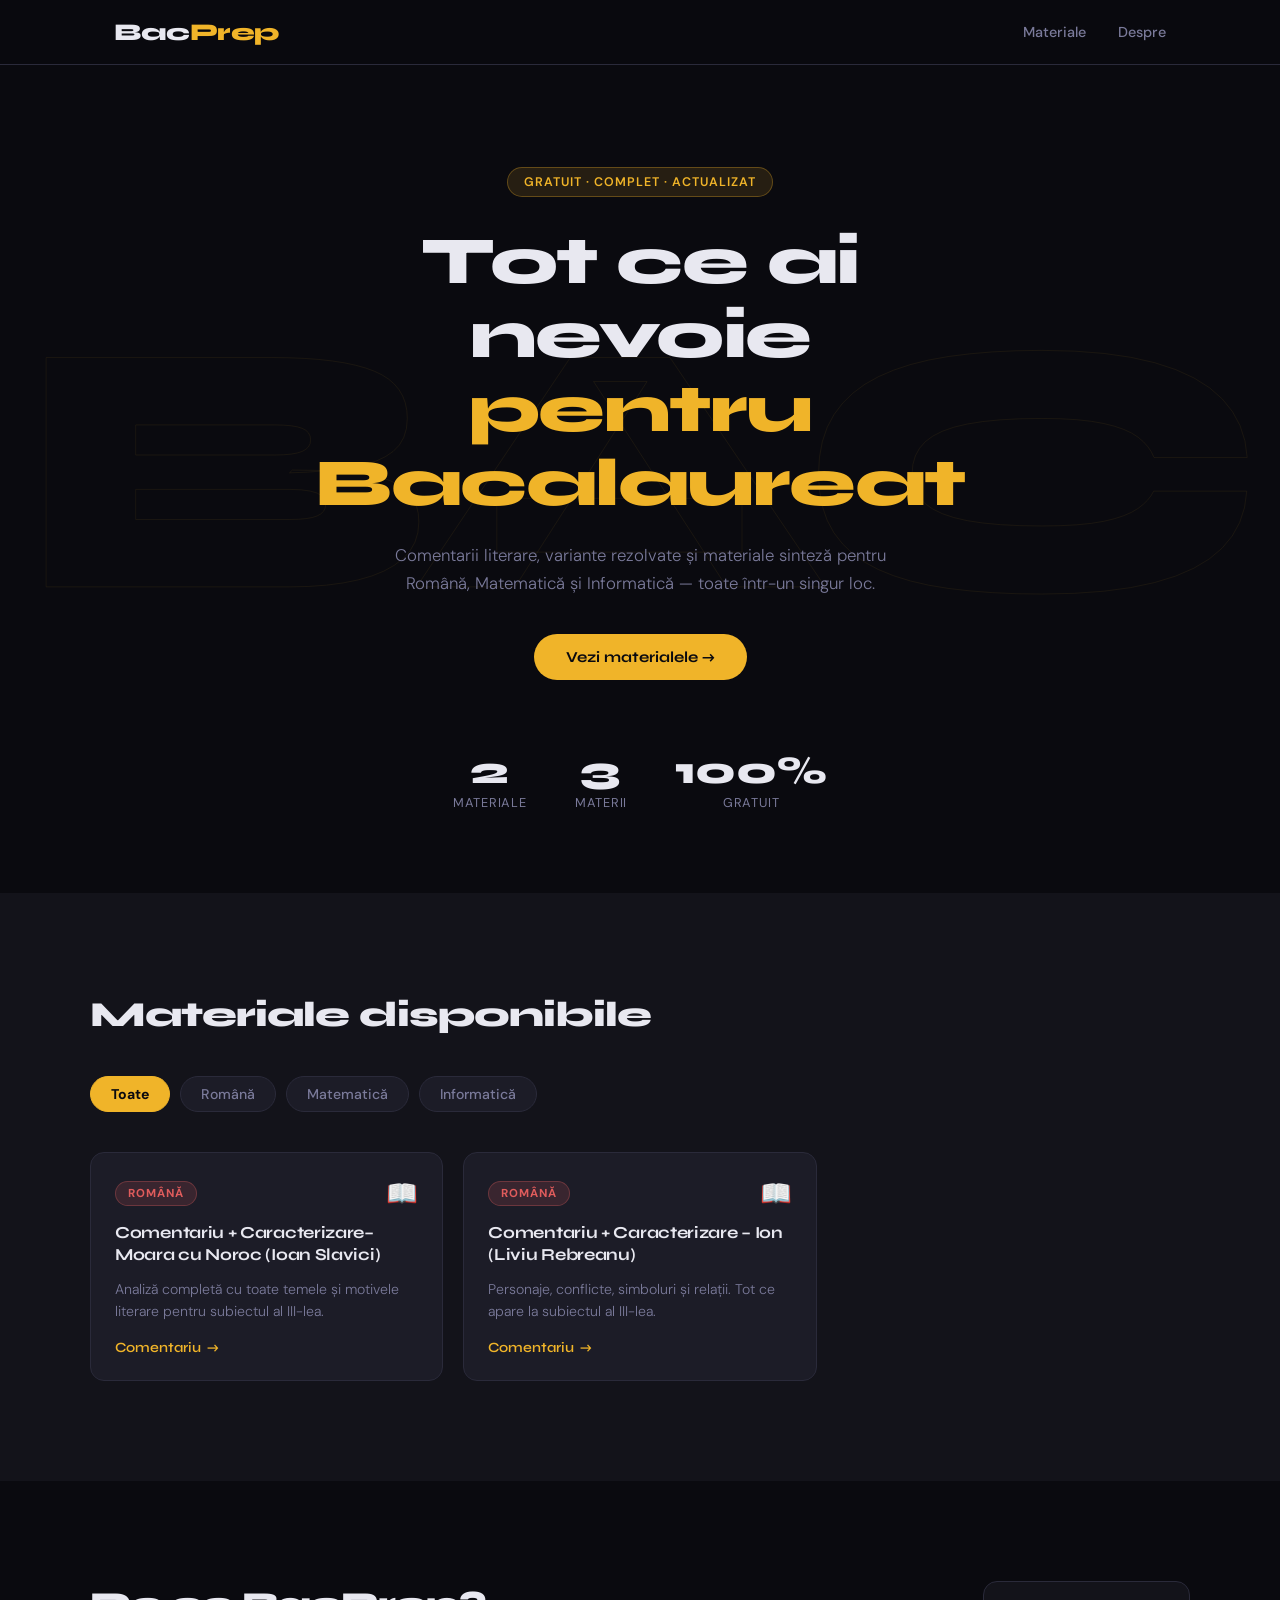
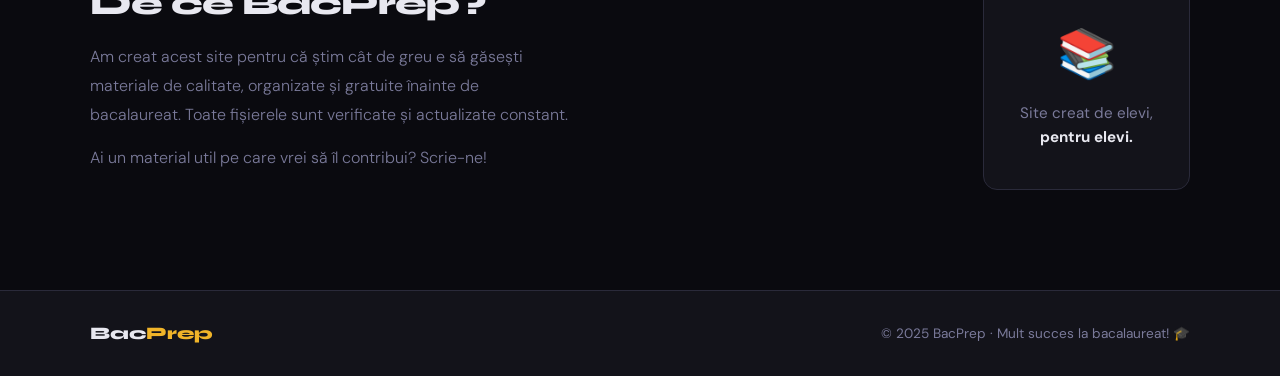
<file: index.html>
<!DOCTYPE html>
<html lang="ro">
<head>
  <meta charset="UTF-8" />
  <meta name="viewport" content="width=device-width, initial-scale=1.0" />
  <title>BacPrep – Materiale Bacalaureat</title>
  <link rel="stylesheet" href="style.css" />
  <link href="https://fonts.googleapis.com/css2?family=Syne:wght@400;600;700;800&family=DM+Sans:ital,wght@0,300;0,400;0,500;1,300&display=swap" rel="stylesheet" />
</head>
<body>

  <!-- HEADER -->
  <header>
    <div class="header-inner">
      <div class="logo">Bac<span>Prep</span></div>
      <nav>
        <a href="#materiale">Materiale</a>
        <a href="#despre">Despre</a>
      </nav>
    </div>
  </header>

  <!-- HERO -->
  <section class="hero">
    <div class="hero-bg-text">BAC</div>
    <div class="hero-content">
      <div class="badge">Gratuit · Complet · Actualizat</div>
      <h1>Tot ce ai nevoie<br /><em>pentru Bacalaureat</em></h1>
      <p>Comentarii literare, variante rezolvate și materiale sinteză pentru Română, Matematică și Informatică — toate într-un singur loc.</p>
      <a href="#materiale" class="btn-primary">Vezi materialele →</a>
    </div>
    <div class="hero-stats">
      <div class="stat" id="stat-materiale">
        <span class="stat-num">0</span>
        <span class="stat-label">Materiale</span>
      </div>
      <div class="stat">
        <span class="stat-num">3</span>
        <span class="stat-label">Materii</span>
      </div>
      <div class="stat">
        <span class="stat-num">100%</span>
        <span class="stat-label">Gratuit</span>
      </div>
    </div>
  </section>

  <!-- MATERIALE -->
  <section class="materiale-section" id="materiale">
    <div class="container">
      <h2 class="section-title">Materiale disponibile</h2>

      <!-- FILTRE -->
      <div class="filters" id="filters">
        <button class="filter-btn active" data-filter="toate">Toate</button>
        <button class="filter-btn" data-filter="romana">Română</button>
        <button class="filter-btn" data-filter="matematica">Matematică</button>
        <button class="filter-btn" data-filter="informatica">Informatică</button>
      </div>

      <!-- GRID CARDURI -->
      <div class="grid" id="grid"></div>

      <div class="empty-state" id="empty-state" style="display:none">
        <p>Niciun material găsit pentru această materie.</p>
      </div>
    </div>
  </section>

  <!-- DESPRE -->
  <section class="despre" id="despre">
    <div class="container despre-inner">
      <div class="despre-text">
        <h2>De ce BacPrep?</h2>
        <p>Am creat acest site pentru că știm cât de greu e să găsești materiale de calitate, organizate și gratuite înainte de bacalaureat. Toate fișierele sunt verificate și actualizate constant.</p>
        <p>Ai un material util pe care vrei să îl contribui? Scrie-ne!</p>
      </div>
      <div class="despre-card">
        <div class="despre-icon">📚</div>
        <p>Site creat de elevi,<br /><strong>pentru elevi.</strong></p>
      </div>
    </div>
  </section>

  <!-- FOOTER -->
  <footer>
    <div class="footer-inner">
      <span class="logo-sm">Bac<span>Prep</span></span>
      <p>© 2025 BacPrep · Mult succes la bacalaureat! 🎓</p>
    </div>
  </footer>

  <script src="materiale.js"></script>
  <script src="app.js"></script>
</body>
</html>
</file>
<file: style.css>
/* ===== RESET & VARIABILE ===== */
*, *::before, *::after { box-sizing: border-box; margin: 0; padding: 0; }

:root {
  --bg: #0a0a0f;
  --surface: #13131a;
  --surface2: #1c1c27;
  --border: #2a2a3a;
  --accent: #f0b429;
  --accent2: #e05c5c;
  --text: #e8e8f0;
  --text-muted: #7a7a9a;
  --romana: #e05c5c;
  --matematica: #5c9ee0;
  --informatica: #5ce09e;
  --radius: 14px;
  --transition: 0.25s cubic-bezier(0.4, 0, 0.2, 1);
}

html { scroll-behavior: smooth; }

body {
  font-family: 'DM Sans', sans-serif;
  background: var(--bg);
  color: var(--text);
  min-height: 100vh;
  overflow-x: hidden;
}

/* ===== HEADER ===== */
header {
  position: sticky;
  top: 0;
  z-index: 100;
  background: rgba(10,10,15,0.85);
  backdrop-filter: blur(16px);
  border-bottom: 1px solid var(--border);
}

.header-inner {
  max-width: 1100px;
  margin: 0 auto;
  padding: 0 24px;
  height: 64px;
  display: flex;
  align-items: center;
  justify-content: space-between;
}

.logo {
  font-family: 'Syne', sans-serif;
  font-weight: 800;
  font-size: 1.5rem;
  color: var(--text);
  letter-spacing: -0.5px;
}
.logo span { color: var(--accent); }

nav { display: flex; gap: 32px; }
nav a {
  color: var(--text-muted);
  text-decoration: none;
  font-size: 0.9rem;
  font-weight: 500;
  transition: color var(--transition);
}
nav a:hover { color: var(--text); }

/* ===== HERO ===== */
.hero {
  position: relative;
  min-height: 92vh;
  display: flex;
  flex-direction: column;
  justify-content: center;
  padding: 80px 24px 60px;
  overflow: hidden;
}

.hero-bg-text {
  position: absolute;
  top: 50%;
  left: 50%;
  transform: translate(-50%, -52%);
  font-family: 'Syne', sans-serif;
  font-weight: 800;
  font-size: clamp(160px, 28vw, 380px);
  color: transparent;
  -webkit-text-stroke: 1px rgba(240,180,41,0.07);
  user-select: none;
  pointer-events: none;
  letter-spacing: -10px;
  white-space: nowrap;
}

.hero-content {
  max-width: 700px;
  margin: 0 auto;
  text-align: center;
  position: relative;
  z-index: 1;
}

.badge {
  display: inline-block;
  background: rgba(240,180,41,0.12);
  border: 1px solid rgba(240,180,41,0.3);
  color: var(--accent);
  font-size: 0.78rem;
  font-weight: 600;
  letter-spacing: 0.08em;
  text-transform: uppercase;
  padding: 6px 16px;
  border-radius: 100px;
  margin-bottom: 28px;
  animation: fadeUp 0.6s ease both;
}

h1 {
  font-family: 'Syne', sans-serif;
  font-weight: 800;
  font-size: clamp(2.4rem, 6vw, 4.2rem);
  line-height: 1.1;
  letter-spacing: -1.5px;
  margin-bottom: 20px;
  animation: fadeUp 0.6s 0.1s ease both;
}
h1 em {
  font-style: normal;
  color: var(--accent);
}

.hero-content p {
  font-size: 1.05rem;
  color: var(--text-muted);
  line-height: 1.7;
  max-width: 520px;
  margin: 0 auto 36px;
  font-weight: 300;
  animation: fadeUp 0.6s 0.2s ease both;
}

.btn-primary {
  display: inline-block;
  background: var(--accent);
  color: #0a0a0f;
  font-weight: 700;
  font-size: 0.95rem;
  padding: 14px 32px;
  border-radius: 100px;
  text-decoration: none;
  transition: transform var(--transition), box-shadow var(--transition);
  animation: fadeUp 0.6s 0.3s ease both;
  font-family: 'Syne', sans-serif;
}
.btn-primary:hover {
  transform: translateY(-2px);
  box-shadow: 0 8px 32px rgba(240,180,41,0.35);
}

.hero-stats {
  display: flex;
  justify-content: center;
  gap: 48px;
  margin-top: 72px;
  position: relative;
  z-index: 1;
  animation: fadeUp 0.6s 0.4s ease both;
}

.stat { text-align: center; }
.stat-num {
  display: block;
  font-family: 'Syne', sans-serif;
  font-weight: 800;
  font-size: 2.4rem;
  color: var(--text);
  line-height: 1;
}
.stat-label {
  font-size: 0.8rem;
  color: var(--text-muted);
  font-weight: 400;
  margin-top: 4px;
  display: block;
  text-transform: uppercase;
  letter-spacing: 0.06em;
}

/* ===== MATERIALE ===== */
.materiale-section {
  padding: 100px 24px;
  background: var(--surface);
}

.container { max-width: 1100px; margin: 0 auto; }

.section-title {
  font-family: 'Syne', sans-serif;
  font-weight: 800;
  font-size: 2.2rem;
  letter-spacing: -1px;
  margin-bottom: 40px;
}

/* FILTRE */
.filters {
  display: flex;
  gap: 10px;
  flex-wrap: wrap;
  margin-bottom: 40px;
}

.filter-btn {
  background: var(--surface2);
  border: 1px solid var(--border);
  color: var(--text-muted);
  font-family: 'DM Sans', sans-serif;
  font-size: 0.88rem;
  font-weight: 500;
  padding: 8px 20px;
  border-radius: 100px;
  cursor: pointer;
  transition: all var(--transition);
}
.filter-btn:hover {
  border-color: var(--accent);
  color: var(--text);
}
.filter-btn.active {
  background: var(--accent);
  border-color: var(--accent);
  color: #0a0a0f;
  font-weight: 700;
}

/* GRID */
.grid {
  display: grid;
  grid-template-columns: repeat(auto-fill, minmax(300px, 1fr));
  gap: 20px;
}

/* CARD */
.card {
  background: var(--surface2);
  border: 1px solid var(--border);
  border-radius: var(--radius);
  padding: 24px;
  display: flex;
  flex-direction: column;
  gap: 12px;
  transition: transform var(--transition), border-color var(--transition), box-shadow var(--transition);
  animation: fadeUp 0.4s ease both;
}
.card:hover {
  transform: translateY(-4px);
  box-shadow: 0 12px 40px rgba(0,0,0,0.4);
}

.card-top { display: flex; align-items: center; justify-content: space-between; }

.tag {
  font-size: 0.72rem;
  font-weight: 700;
  letter-spacing: 0.08em;
  text-transform: uppercase;
  padding: 4px 12px;
  border-radius: 100px;
}
.tag-romana   { background: rgba(224,92,92,0.15);  color: var(--romana);    border: 1px solid rgba(224,92,92,0.3);  }
.tag-matematica { background: rgba(92,158,224,0.15); color: var(--matematica); border: 1px solid rgba(92,158,224,0.3); }
.tag-informatica { background: rgba(92,224,158,0.15); color: var(--informatica); border: 1px solid rgba(92,224,158,0.3); }

.card-icon { font-size: 1.6rem; }

.card h3 {
  font-family: 'Syne', sans-serif;
  font-weight: 700;
  font-size: 1.05rem;
  line-height: 1.3;
  letter-spacing: -0.3px;
}

.card p {
  font-size: 0.88rem;
  color: var(--text-muted);
  line-height: 1.6;
  font-weight: 300;
  flex: 1;
}

.card-link {
  display: inline-flex;
  align-items: center;
  gap: 6px;
  color: var(--accent);
  font-size: 0.88rem;
  font-weight: 600;
  text-decoration: none;
  margin-top: 4px;
  transition: gap var(--transition);
  font-family: 'Syne', sans-serif;
}
.card-link:hover { gap: 10px; }

.empty-state {
  text-align: center;
  padding: 60px 20px;
  color: var(--text-muted);
  font-size: 1rem;
}

/* ===== DESPRE ===== */
.despre {
  padding: 100px 24px;
  background: var(--bg);
}

.despre-inner {
  display: grid;
  grid-template-columns: 1fr auto;
  gap: 60px;
  align-items: center;
}

.despre-text h2 {
  font-family: 'Syne', sans-serif;
  font-weight: 800;
  font-size: 2rem;
  letter-spacing: -1px;
  margin-bottom: 20px;
}

.despre-text p {
  color: var(--text-muted);
  line-height: 1.8;
  font-weight: 300;
  margin-bottom: 14px;
  max-width: 480px;
}

.despre-card {
  background: var(--surface);
  border: 1px solid var(--border);
  border-radius: var(--radius);
  padding: 40px 36px;
  text-align: center;
  min-width: 200px;
}
.despre-icon { font-size: 3rem; margin-bottom: 16px; }
.despre-card p { font-size: 0.95rem; line-height: 1.6; color: var(--text-muted); }
.despre-card strong { color: var(--text); }

/* ===== FOOTER ===== */
footer {
  border-top: 1px solid var(--border);
  padding: 32px 24px;
  background: var(--surface);
}

.footer-inner {
  max-width: 1100px;
  margin: 0 auto;
  display: flex;
  align-items: center;
  justify-content: space-between;
  flex-wrap: wrap;
  gap: 12px;
}

.logo-sm {
  font-family: 'Syne', sans-serif;
  font-weight: 800;
  font-size: 1.1rem;
}
.logo-sm span { color: var(--accent); }

footer p { font-size: 0.85rem; color: var(--text-muted); }

/* ===== ANIMATII ===== */
@keyframes fadeUp {
  from { opacity: 0; transform: translateY(20px); }
  to   { opacity: 1; transform: translateY(0); }
}

/* ===== RESPONSIVE ===== */
@media (max-width: 700px) {
  .despre-inner { grid-template-columns: 1fr; }
  .despre-card { display: none; }
  .hero-stats { gap: 28px; }
  h1 { font-size: 2.2rem; }
  nav { gap: 20px; }
}
</file>
